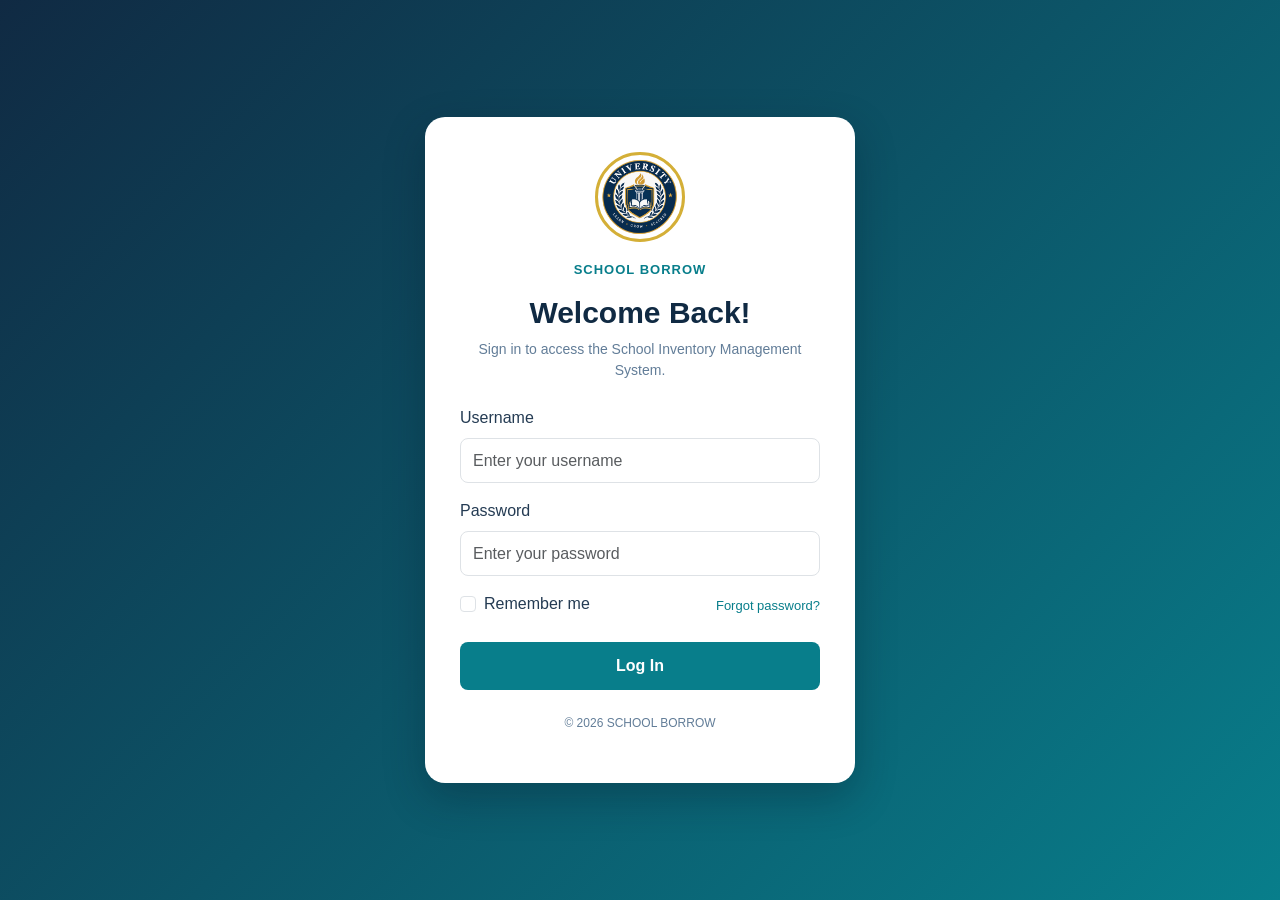
<file: index.html>
<!DOCTYPE html>
<html lang="en">
<head>
    <meta charset="UTF-8">
    <meta name="viewport" content="width=device-width, initial-scale=1.0">
    <title>School Inventory Management System</title>
    <link href="https://cdn.jsdelivr.net/npm/bootstrap@5.3.3/dist/css/bootstrap.min.css" rel="stylesheet">
    <link rel="stylesheet" href="style.css">
</head>
<body>

<section id="loginPage" class="login-page">
    <div class="login-card">
        <img src="uni.png" alt="University Logo" class="login-logo">
        <p class="login-label">SCHOOL BORROW</p>
        <h1>Welcome Back!</h1>
        <p class="login-description">Sign in to access the School Inventory Management System.</p>

        <form id="loginForm">
            <div class="mb-3 text-start">
                <label for="username" class="form-label">Username</label>
                <input type="text" class="form-control" id="username" placeholder="Enter your username" autocomplete="username" required>
            </div>

            <div class="mb-3 text-start">
                <label for="password" class="form-label">Password</label>
                <input type="password" class="form-control" id="password" placeholder="Enter your password" autocomplete="current-password" required>
            </div>

            <div class="d-flex justify-content-between align-items-center mb-4 gap-2 flex-wrap">
                <div class="form-check">
                    <input class="form-check-input" type="checkbox" id="rememberMe">
                    <label class="form-check-label" for="rememberMe">Remember me</label>
                </div>
                <a href="#" id="forgotPassword" class="login-link">Forgot password?</a>
            </div>

            <button type="submit" class="btn btn-primary w-100 login-button">Log In</button>
        </form>

        <p class="login-footer">&copy; 2026 SCHOOL BORROW</p>
    </div>
</section>

<div id="dashboardApp" hidden>
    <header>
        <nav class="navbar navbar-expand-lg navbar-dark sticky-top">
            <div class="container-fluid px-lg-4">

                <a class="navbar-brand d-flex align-items-center gap-2" href="#home">
                    <img src="uni.png" alt="University Logo" width="45" height="45">
                    <span>SCHOOL BORROW</span>
                </a>

                <button class="navbar-toggler" type="button"
                    data-bs-toggle="collapse"
                    data-bs-target="#mainNav"
                    aria-controls="mainNav"
                    aria-expanded="false"
                    aria-label="Toggle navigation">
                    <span class="navbar-toggler-icon"></span>
                </button>

                <div class="collapse navbar-collapse" id="mainNav">
                    <ul class="navbar-nav ms-auto">
                        <li class="nav-item"><a class="nav-link" href="#home">Home</a></li>
                        <li class="nav-item"><a class="nav-link" href="#equipment">Equipment</a></li>
                        <li class="nav-item"><a class="nav-link" href="#categories">Categories</a></li>
                        <li class="nav-item"><a class="nav-link" href="#rooms">Rooms</a></li>
                        <li class="nav-item"><a class="nav-link" href="#borrowers">Borrowers</a></li>
                        <li class="nav-item"><a class="nav-link" href="#transactions">Transactions</a></li>
                        <li class="nav-item"><a class="nav-link" href="#maintenance">Maintenance</a></li>
                    </ul>
                </div>

            </div>
        </nav>
    </header>

    <main class="container-fluid px-3 px-lg-4 py-4">

        <section id="home" class="dashboard-banner p-4 p-md-5 mb-4">
            <div class="row align-items-center g-4">
                <div class="col-lg-8">
                    <h1 class="display-5 fw-bold">UNIVERSITY OF CABUYAO</h1>
                    <p class="lead mb-4">Manage school equipment, monitor borrowed items, and keep track of maintenance records in one place.</p>
                    <a href="#equipment" class="btn btn-light btn-lg fw-semibold">View Equipment</a>
                </div>
                <div class="col-lg-4 text-lg-end text-center">
                    <img src="uni.png" alt="University Seal" class="hero-logo">
                </div>
            </div>
        </section>

        <section class="mb-5" aria-labelledby="overview-title">
            <div class="section-heading mb-3">
                <h2 id="overview-title">Dashboard Overview</h2>
                <p class="text-secondary">Summary of school inventory records</p>
            </div>

            <div class="row g-3">
                <div class="col-6 col-xl-3">
                    <article class="card dashboard-card h-100">
                        <div class="card-body">
                            <div class="stat-icon icon-blue">01</div>
                            <p class="text-secondary mb-1">Total Equipment</p>
                            <h3 class="stat-number">5</h3>
                            <span class="badge text-bg-primary">All Items</span>
                        </div>
                    </article>
                </div>

                <div class="col-6 col-xl-3">
                    <article class="card dashboard-card h-100">
                        <div class="card-body">
                            <div class="stat-icon icon-green">02</div>
                            <p class="text-secondary mb-1">Available</p>
                            <h3 class="stat-number">3</h3>
                            <span class="badge text-bg-success">Ready to Use</span>
                        </div>
                    </article>
                </div>

                <div class="col-6 col-xl-3">
                    <article class="card dashboard-card h-100">
                        <div class="card-body">
                            <div class="stat-icon icon-teal">03</div>
                            <p class="text-secondary mb-1">Borrowed</p>
                            <h3 class="stat-number">1</h3>
                            <span class="badge text-bg-info">On Loan</span>
                        </div>
                    </article>
                </div>

                <div class="col-6 col-xl-3">
                    <article class="card dashboard-card h-100">
                        <div class="card-body">
                            <div class="stat-icon icon-orange">04</div>
                            <p class="text-secondary mb-1">Under Maintenance</p>
                            <h3 class="stat-number">1</h3>
                            <span class="badge text-bg-warning">Needs Attention</span>
                        </div>
                    </article>
                </div>
            </div>
        </section>

        <section id="equipment" class="content-section mb-5">
            <div class="section-heading mb-3">
                <h2>Equipment Inventory</h2>
                <p class="text-secondary">Registered school equipment and current status</p>
            </div>

            <div class="card">
                <div class="card-header d-flex flex-wrap justify-content-between align-items-center gap-2">
                    <h3 class="h5 mb-0">Equipment List</h3>
                    <span class="badge text-bg-primary">5 Records</span>
                </div>

                <div class="table-responsive">
                    <table class="table table-hover align-middle mb-0">
                        <thead>
                            <tr>
                                <th>Property No.</th>
                                <th>Equipment Name</th>
                                <th>Category</th>
                                <th>Room / Office</th>
                                <th>Status</th>
                            </tr>
                        </thead>
                        <tbody>
                            <tr>
                                <td>PROP-AV-001</td>
                                <td>Epson Projector EB-X06</td>
                                <td>Audio-Visual</td>
                                <td>AVR Room 101</td>
                                <td><span class="badge text-bg-success">Available</span></td>
                            </tr>
                            <tr>
                                <td>PROP-IT-002</td>
                                <td>Dell Monitor 24 inch</td>
                                <td>IT Hardware</td>
                                <td>Computer Lab 1</td>
                                <td><span class="badge text-bg-success">Available</span></td>
                            </tr>
                            <tr>
                                <td>PROP-LAB-003</td>
                                <td>Compound Microscope X100</td>
                                <td>Laboratory</td>
                                <td>Science Lab A</td>
                                <td><span class="badge text-bg-success">Available</span></td>
                            </tr>
                            <tr>
                                <td>PROP-AV-004</td>
                                <td>Wireless Microphone Set</td>
                                <td>Audio-Visual</td>
                                <td>AVR Room 101</td>
                                <td><span class="badge text-bg-primary">Borrowed</span></td>
                            </tr>
                            <tr>
                                <td>PROP-OFF-005</td>
                                <td>HP LaserJet Printer</td>
                                <td>Office Electronics</td>
                                <td>Library Admin</td>
                                <td><span class="badge text-bg-warning">Under Maintenance</span></td>
                            </tr>
                        </tbody>
                    </table>
                </div>
            </div>
        </section>

        <section id="categories" class="content-section mb-5">
            <div class="section-heading mb-3">
                <h2>Equipment Categories</h2>
                <p class="text-secondary">Classification of school equipment</p>
            </div>

            <div class="row g-3">
                <div class="col-md-6 col-xl-4">
                    <article class="card info-card h-100">
                        <div class="card-body">
                            <span class="category-number">01</span>
                            <h3 class="h5 mt-3">Audio-Visual</h3>
                            <p class="text-secondary mb-0">Projectors, microphones, and presentation equipment.</p>
                        </div>
                    </article>
                </div>

                <div class="col-md-6 col-xl-4">
                    <article class="card info-card h-100">
                        <div class="card-body">
                            <span class="category-number">02</span>
                            <h3 class="h5 mt-3">IT Hardware</h3>
                            <p class="text-secondary mb-0">Computer monitors and other computer equipment.</p>
                        </div>
                    </article>
                </div>

                <div class="col-md-6 col-xl-4">
                    <article class="card info-card h-100">
                        <div class="card-body">
                            <span class="category-number">03</span>
                            <h3 class="h5 mt-3">Laboratory</h3>
                            <p class="text-secondary mb-0">Scientific tools and laboratory equipment.</p>
                        </div>
                    </article>
                </div>

                <div class="col-md-6 col-xl-4">
                    <article class="card info-card h-100">
                        <div class="card-body">
                            <span class="category-number">04</span>
                            <h3 class="h5 mt-3">Office Electronics</h3>
                            <p class="text-secondary mb-0">Printers and other office electronic devices.</p>
                        </div>
                    </article>
                </div>

                <div class="col-md-6 col-xl-4">
                    <article class="card info-card h-100">
                        <div class="card-body">
                            <span class="category-number">05</span>
                            <h3 class="h5 mt-3">Sports Equipment</h3>
                            <p class="text-secondary mb-0">Sports tools and physical education equipment.</p>
                        </div>
                    </article>
                </div>
            </div>
        </section>

        <section id="rooms" class="content-section mb-5">
            <div class="section-heading mb-3">
                <h2>Rooms and Offices</h2>
                <p class="text-secondary">Locations and assigned custodians</p>
            </div>

            <div class="card">
                <div class="table-responsive">
                    <table class="table table-hover align-middle mb-0">
                        <thead>
                            <tr><th>Room ID</th><th>Room / Office</th><th>Custodian</th></tr>
                        </thead>
                        <tbody>
                            <tr><td>1</td><td>Computer Lab 1</td><td>Prof. Juan Cruz</td></tr>
                            <tr><td>2</td><td>Science Lab A</td><td>Dr. Maria Santos</td></tr>
                            <tr><td>3</td><td>AVR Room 101</td><td>Mr. Pedro Reyes</td></tr>
                            <tr><td>4</td><td>Library Admin</td><td>Ms. Ana Lim</td></tr>
                            <tr><td>5</td><td>Gymnasium Office</td><td>Coach Mark Torres</td></tr>
                        </tbody>
                    </table>
                </div>
            </div>
        </section>

        <section id="borrowers" class="content-section mb-5">
            <div class="section-heading mb-3">
                <h2>Registered Borrowers</h2>
                <p class="text-secondary">Students, faculty members, and staff</p>
            </div>

            <div class="card">
                <div class="table-responsive">
                    <table class="table table-hover align-middle mb-0">
                        <thead>
                            <tr><th>ID Number</th><th>Full Name</th><th>Role</th><th>Contact Number</th></tr>
                        </thead>
                        <tbody>
                            <tr><td>2024-00001</td><td>Kinjay Dela Cruz</td><td><span class="badge text-bg-primary">Student</span></td><td>Not provided</td></tr>
                            <tr><td>2024-00002</td><td>Sarah Gomez</td><td><span class="badge text-bg-primary">Student</span></td><td>Not provided</td></tr>
                            <tr><td>FAC-2021-01</td><td>Prof. Alan Turing</td><td><span class="badge text-bg-success">Faculty</span></td><td>Not provided</td></tr>
                            <tr><td>FAC-2022-04</td><td>Dr. Grace Hopper</td><td><span class="badge text-bg-success">Faculty</span></td><td>Not provided</td></tr>
                            <tr><td>STF-2020-09</td><td>John Doe</td><td><span class="badge text-bg-secondary">Staff</span></td><td>Not provided</td></tr>
                        </tbody>
                    </table>
                </div>
            </div>
        </section>

        <section id="transactions" class="content-section mb-5">
            <div class="section-heading mb-3">
                <h2>Borrowing Transactions</h2>
                <p class="text-secondary">Borrowing dates and return status</p>
            </div>

            <div class="card">
                <div class="table-responsive">
                    <table class="table table-hover align-middle mb-0">
                        <thead>
                            <tr>
                                <th>Log ID</th><th>Borrower</th><th>Equipment</th>
                                <th>Borrow Date</th><th>Expected Return</th>
                                <th>Actual Return</th><th>Status</th>
                            </tr>
                        </thead>
                        <tbody>
                            <tr>
                                <td>1</td><td>Kinjay Dela Cruz</td><td>Epson Projector EB-X06</td>
                                <td>Oct 1, 2026</td><td>Oct 3, 2026</td><td>Oct 3, 2026</td>
                                <td><span class="badge text-bg-success">Returned</span></td>
                            </tr>
                            <tr>
                                <td>2</td><td>Sarah Gomez</td><td>Wireless Microphone Set</td>
                                <td>Oct 10, 2026</td><td>Oct 12, 2026</td><td>—</td>
                                <td><span class="badge text-bg-primary">Active</span></td>
                            </tr>
                            <tr>
                                <td>3</td><td>Prof. Alan Turing</td><td>Dell Monitor 24 inch</td>
                                <td>Oct 11, 2026</td><td>Oct 13, 2026</td><td>—</td>
                                <td><span class="badge text-bg-primary">Active</span></td>
                            </tr>
                        </tbody>
                    </table>
                </div>
            </div>
        </section>

        <section id="maintenance" class="content-section mb-5">
            <div class="section-heading mb-3">
                <h2>Maintenance Records</h2>
                <p class="text-secondary">Equipment issues, repairs, and maintenance costs</p>
            </div>

            <div class="card">
                <div class="table-responsive">
                    <table class="table table-hover align-middle mb-0">
                        <thead>
                            <tr>
                                <th>Maintenance ID</th><th>Equipment</th><th>Date</th>
                                <th>Issue Description</th><th>Action Taken</th><th>Cost</th>
                            </tr>
                        </thead>
                        <tbody>
                            <tr>
                                <td>1</td><td>HP LaserJet Printer</td><td>Oct 5, 2026</td>
                                <td>Paper jam and light printing</td>
                                <td>Replaced toner and cleaned rollers</td><td>₱1,500.00</td>
                            </tr>
                        </tbody>
                    </table>
                </div>
            </div>
        </section>

    </main>

    <footer class="site-footer">
        <div class="container text-center">
            <img src="uni.png" alt="" width="42" height="42" class="footer-logo mb-2">
            <p class="small mb-0">&copy; 2026 SCHOOL BORROW</p>
        </div>
    </footer>
</div>

<script src="https://cdn.jsdelivr.net/npm/bootstrap@5.3.3/dist/js/bootstrap.bundle.min.js"></script>
<script src="script.js"></script>
</body>
</html>
</file>
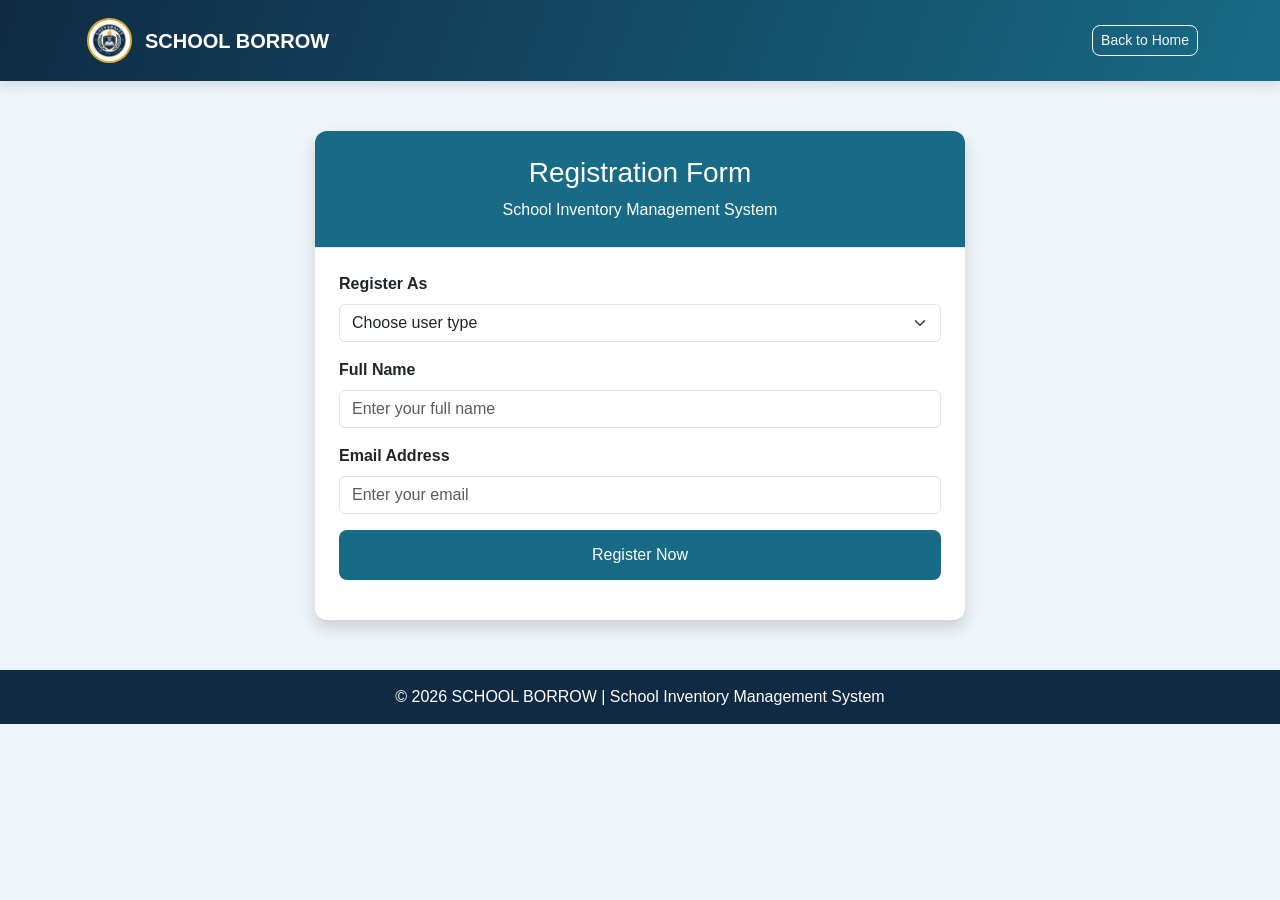
<file: fill.html>
<!DOCTYPE html>
<html lang="en">
<head>
    <meta charset="UTF-8">
    <meta name="viewport" content="width=device-width, initial-scale=1.0">
    <title>Student & Staff Registration | University of Cabuyao</title>
    <link href="https://cdn.jsdelivr.net/npm/bootstrap@5.3.3/dist/css/bootstrap.min.css" rel="stylesheet">
    <link rel="stylesheet" href="style.css">
    <style>
        body {
            background: #edf4fa;
            font-family: Arial, sans-serif;
            color: #243b53;
        }

        .navbar {
            background: linear-gradient(110deg, #102a43, #176b87);
        }

        .navbar-brand {
            color: white;
            font-weight: bold;
        }

        .registration-card {
            max-width: 650px;
            margin: 50px auto;
            border: none;
            border-radius: 12px;
            overflow: hidden;
        }

        .card-header {
            background: #176b87;
            color: white;
            padding: 25px;
            text-align: center;
        }

        .form-label {
            font-weight: 600;
        }

        .btn-register {
            background: #176b87;
            color: white;
            padding: 12px;
        }

        .btn-register:hover {
            background: #102a43;
            color: white;
        }

        footer {
            background: #102a43;
            color: white;
            text-align: center;
            padding: 15px;
            margin-top: 40px;
        }
    </style>
</head>

<body>

    <nav class="navbar navbar-dark">
        <div class="container">
            <a class="navbar-brand d-flex align-items-center gap-2" href="#home">
                    <img src="uni.png" alt="University Logo" width="45" height="45">
                    <span>SCHOOL BORROW</span>
                </a>
            <a href="index.html" class="btn btn-outline-light btn-sm">
                Back to Home
            </a>
        </div>
    </nav>

    <main class="container">
        <div class="card registration-card shadow">

            <div class="card-header">
                <h3>Registration Form</h3>
                <p class="mb-0">School Inventory Management System</p>
            </div>

            <div class="card-body p-4">

                <form id="registrationForm">

                    <div class="mb-3">
                        <label for="userType" class="form-label">Register As</label>
                        <select class="form-select" id="userType" required>
                            <option value="">Choose user type</option>
                            <option value="Admin">Admin</option>
                            <option value="Staff">Staff</option>
                        </select>
                    </div>

                    <div class="mb-3">
                        <label for="fullName" class="form-label">Full Name</label>
                        <input type="text" class="form-control" id="fullName"
                            placeholder="Enter your full name" required>
                    </div>
                    <div class="mb-3">
                        <label for="email" class="form-label">Email Address</label>
                        <input type="email" class="form-control" id="email"
                            placeholder="Enter your email" required>
                    </div>

                    <button type="submit" class="btn btn-register w-100">
                        Register Now
                    </button>

                    <div id="message" class="mt-3 text-center" role="status"></div>

                </form>

            </div>
        </div>
    </main>

    <footer>
        <p class="mb-0">&copy; 2026 SCHOOL BORROW | School Inventory Management System</p>
    </footer>
    <script src="script.js"></script>
</body>
</html>
</file>
<file: style.css>
html {
    scroll-behavior: smooth;
    scroll-padding-top: 80px;
}

body {
    background: #edf4fa;
    color: #243b53;
    font-family: Arial, sans-serif;
}

.navbar {
    background: linear-gradient(110deg, #102a43, #176b87);
    box-shadow: 0 4px 12px #102a4320;
}

.navbar-brand {
    color: white !important;
    font-weight: bold;
}

.navbar-brand img,
.footer-logo {
    background: white;
    border: 2px solid #d4af37;
    margin: 5px;
    border-radius: 50%;
    padding: 2px;
}

.navbar-brand img,
.hero-logo,
.footer-logo,
.login-logo {
    transition: transform 0.3s ease, box-shadow 0.3s ease;
}

.navbar-brand img:hover,
.hero-logo:hover,
.footer-logo:hover {
    transform: scale(1.1) rotate(3deg);
    box-shadow: 0 0 18px #d4af3780;
}

.nav-link {
    color: #eaf4f8 !important;
    transition: 0.3s;
}

.nav-link:hover {
    color: #7de3d1 !important;
    transform: translateY(-3px);
}

.dashboard-banner {
    background: linear-gradient(120deg, #102a43, #087e8b);
    color: white;
    border-radius: 18px;
    animation: fadeUp 0.7s ease both;
    transition: box-shadow 0.4s ease;
}

.dashboard-banner:hover {
    box-shadow: 0 12px 30px #087e8b50;
}

.dashboard-banner h1,
.dashboard-banner p {
    color: white;
}

.hero-logo {
    width: 150px;
    max-width: 100%;
    border: 3px solid #d4af37;
    border-radius: 50%;
}

.section-heading h2,
.stat-number {
    color: #102a43;
    font-weight: bold;
}

.section-heading p {
    color: #627d98;
}

.card {
    border: 1px solid #dce7ef;
    border-radius: 15px;
    box-shadow: 0 4px 15px #102a4310;
    animation: fadeUp 0.6s ease both;
    transition: transform 0.35s ease, box-shadow 0.35s ease;
}

.card:hover {
    transform: translateY(-7px);
    box-shadow: 0 14px 28px #102a432b;
}

.card-header {
    background: white;
    border-bottom: 1px solid #dce7ef;
}

.stat-icon,
.category-number {
    display: inline-flex;
    align-items: center;
    justify-content: center;
    width: 42px;
    height: 42px;
    border-radius: 12px;
    background: #dcecf3;
    color: #087e8b;
    font-weight: bold;
    transition: 0.35s;
}

.card:hover .stat-icon,
.info-card:hover .category-number {
    background: #087e8b;
    color: white;
    transform: rotate(-6deg) scale(1.1);
}

.table thead th {
    background: #dcecf3;
    color: #102a43;
}

.table thead th,
.table tbody td {
    white-space: nowrap;
}

.table-hover tbody tr > * {
    transition: background-color 0.25s ease, color 0.25s ease;
}

.table-hover tbody tr:hover > * {
    background: #dff5f2;
    color: #102a43;
}

.badge {
    padding: 7px 10px;
    transition: 0.25s;
}

.badge:hover {
    transform: scale(1.08);
    box-shadow: 0 3px 8px #102a4320;
}

.btn {
    border-radius: 8px;
    transition: 0.3s;
}

.btn:hover {
    transform: translateY(-3px) scale(1.02);
    box-shadow: 0 7px 16px #087e8b40;
}

.btn-primary,
.login-button {
    background: #087e8b;
    border-color: #087e8b;
}

.btn-primary:hover,
.login-button:hover {
    background: #066773;
    border-color: #066773;
}

.btn-light:hover {
    background: #dff5f2;
    color: #102a43;
}

.site-footer {
    background: #102a43;
    color: #eaf4f8;
}

.site-footer p {
    transition: color 0.3s ease;
}

.site-footer p:hover {
    color: #7de3d1;
}

.login-page {
    min-height: 100vh;
    display: flex;
    align-items: center;
    justify-content: center;
    padding: 24px;
    background: linear-gradient(135deg, #102a43, #087e8b);
}

.login-card {
    width: 100%;
    max-width: 430px;
    padding: 35px;
    text-align: center;
    background: white;
    border-radius: 20px;
    box-shadow: 0 15px 40px #071a2b50;
    animation: fadeUp 0.6s ease;
    transition: transform 0.3s ease, box-shadow 0.3s ease;
}

.login-card:hover {
    transform: translateY(-4px);
    box-shadow: 0 20px 45px #071a2b65;
}

.login-logo {
    width: 90px;
    height: 90px;
    object-fit: cover;
    border: 3px solid #d4af37;
    border-radius: 50%;
    margin-bottom: 18px;
}

.login-logo:hover {
    transform: scale(1.08);
}

.login-label {
    color: #087e8b;
    font-size: 13px;
    font-weight: bold;
    letter-spacing: 1px;
}

.login-card h1 {
    color: #102a43;
    font-size: 30px;
    font-weight: bold;
}

.login-description {
    color: #627d98;
    font-size: 14px;
    margin-bottom: 25px;
}

.login-card .form-control {
    min-height: 45px;
    border-radius: 8px;
}

.login-card .form-control:focus {
    border-color: #087e8b;
    box-shadow: 0 0 0 3px #087e8b25;
}

.login-card .form-check-input:checked {
    background-color: #087e8b;
    border-color: #087e8b;
}

.login-button {
    padding: 12px;
    border: none;
    border-radius: 8px;
    font-weight: bold;
    color: white;
    transition: 0.3s;
}

.login-link {
    color: #087e8b;
    text-decoration: none;
    font-size: 13px;
}

.login-link:hover {
    color: #102a43;
    text-decoration: underline;
}

.login-footer {
    color: #627d98;
    font-size: 12px;
    margin-top: 24px;
}

section {
    scroll-margin-top: 85px;
}

[hidden] {
    display: none !important;
}

@keyframes fadeUp {
    from {
        opacity: 0;
        transform: translateY(18px);
    }
    to {
        opacity: 1;
        transform: translateY(0);
    }
}

@media (max-width: 576px) {
    .hero-logo {
        width: 95px;
    }

    .navbar-brand {
        font-size: 0.9rem;
    }

    .dashboard-banner h1 {
        font-size: 2rem;
    }
}

@media (max-width: 480px) {
    .login-card {
        padding: 25px 20px;
    }
}

@media (prefers-reduced-motion: reduce) {
    *,
    *::before,
    *::after {
        animation: none !important;
        transition: none !important;
        scroll-behavior: auto !important;
    }
}
</file>
